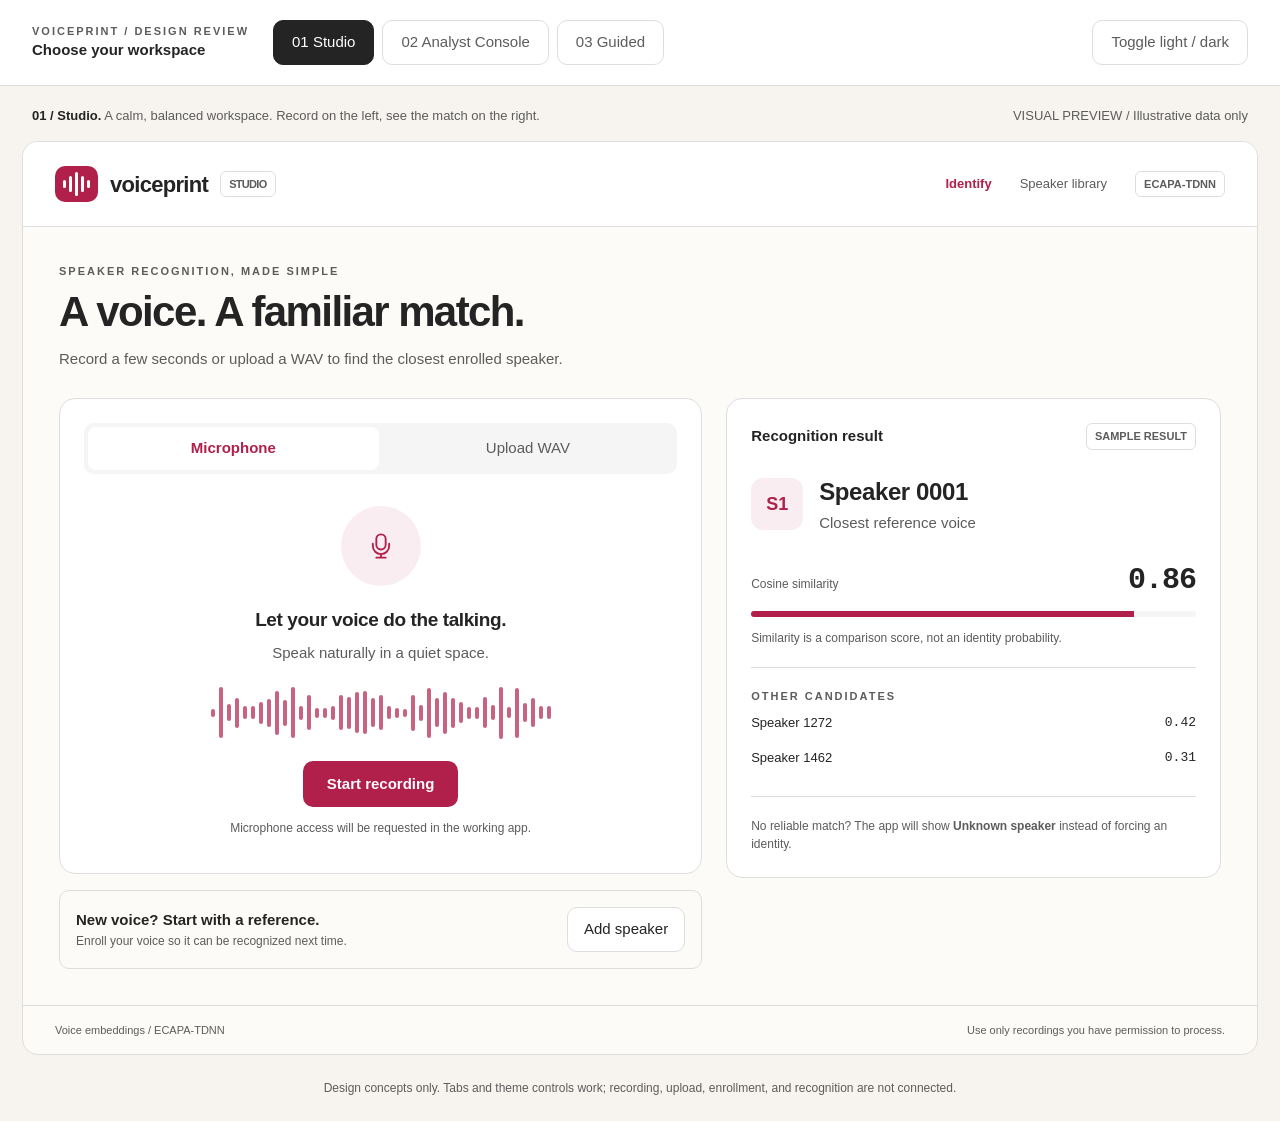
<file: webapp/design-preview.html>
<!doctype html>
<html lang="en">
<head>
  <meta charset="utf-8">
  <meta name="viewport" content="width=device-width, initial-scale=1">
  <title>Voiceprint - Design concepts</title>
  <script>
    (() => {
      const param = new URLSearchParams(window.location.search).get("scoutTheme");
      const theme =
        param || (window.matchMedia("(prefers-color-scheme: dark)").matches ? "dark" : "light");
      document.documentElement.setAttribute("data-theme", theme);
    })();
  </script>
  <style>
    :root {
      color-scheme: light;
      --cp-bg: #f7f4ef;
      --cp-bg-elevated: #fcfbf8;
      --cp-surface: #ffffff;
      --cp-surface-soft: #f5f5f5;
      --cp-border: #dedede;
      --cp-border-strong: #919191;
      --cp-text: #242424;
      --cp-text-muted: #5c5c5c;
      --cp-text-soft: #6f6f6f;
      --cp-accent: #b11f4b;
      --cp-accent-hover: #9a1a41;
      --cp-accent-soft: rgba(177, 31, 75, 0.08);
      --cp-accent-fg: #ffffff;
      --cp-success: #16a34a;
      --cp-danger: #dc2626;
      --cp-warning: #f59e0b;
      --cp-link: #0078d4;
      --cp-shadow: 0 18px 48px rgba(0, 0, 0, 0.12);
      --cp-overlay: rgba(255, 255, 255, 0.8);
      --cp-panel: rgba(255, 255, 255, 0.86);
      --cp-panel-strong: rgba(255, 255, 255, 0.96);
      --cp-sheen: rgba(255, 255, 255, 0.55);
      --cp-highlight: rgba(177, 31, 75, 0.12);
    }
    html[data-theme="dark"] {
      color-scheme: dark;
      --cp-bg: #3d3b3a;
      --cp-bg-elevated: #343231;
      --cp-surface: #292929;
      --cp-surface-soft: #2e2e2e;
      --cp-border: #474747;
      --cp-border-strong: #5f5f5f;
      --cp-text: #dedede;
      --cp-text-muted: #919191;
      --cp-text-soft: #b0b0b0;
      --cp-accent: #fd8ea1;
      --cp-accent-hover: #fb7b91;
      --cp-accent-soft: rgba(253, 142, 161, 0.14);
      --cp-accent-fg: #1a1a1a;
      --cp-success: #4ade80;
      --cp-danger: #f87171;
      --cp-warning: #fbbf24;
      --cp-link: #4da6ff;
      --cp-shadow: 0 18px 48px rgba(0, 0, 0, 0.32);
      --cp-overlay: rgba(41, 41, 41, 0.88);
      --cp-panel: rgba(41, 41, 41, 0.72);
      --cp-panel-strong: rgba(41, 41, 41, 0.96);
      --cp-sheen: rgba(255, 255, 255, 0.04);
      --cp-highlight: rgba(253, 142, 161, 0.12);
    }
    * { box-sizing: border-box; }
    body { margin: 0; background: var(--cp-bg); color: var(--cp-text); font: 15px/1.5 "Segoe UI", Aptos, Calibri, -apple-system, BlinkMacSystemFont, sans-serif; }
    button { font: inherit; cursor: pointer; }
    button:focus-visible, a:focus-visible { outline: 3px solid var(--cp-accent); outline-offset: 4px; }
    button:disabled { cursor: default; }
    .design-bar { padding: 20px 32px; background: var(--cp-surface); border-bottom: 1px solid var(--cp-border); display: flex; align-items: center; gap: 24px; flex-wrap: wrap; }
    .eyebrow { font-size: 11px; text-transform: uppercase; letter-spacing: 2px; font-weight: 700; color: var(--cp-text-muted); }
    .design-tabs { display: flex; gap: 8px; flex-wrap: wrap; }
    .design-tabs button, .theme-button { border: 1px solid var(--cp-border); border-radius: 10px; background: var(--cp-surface); color: var(--cp-text-muted); padding: 10px 18px; }
    .design-tabs button[aria-pressed="true"] { background: var(--cp-text); border-color: var(--cp-text); color: var(--cp-surface); }
    .theme-button { margin-left: auto; }
    .concept-note { max-width: 1300px; padding: 20px 32px 16px; margin: auto; display: flex; justify-content: space-between; gap: 24px; color: var(--cp-text-muted); font-size: 13px; }
    .concept-note strong { color: var(--cp-text); }
    .mockup { max-width: 1236px; margin: 0 auto 24px; border: 1px solid var(--cp-border); border-radius: 16px; overflow: hidden; background: var(--cp-bg-elevated); }
    .app-header { display: flex; justify-content: space-between; gap: 24px; align-items: center; padding: 24px 32px; border-bottom: 1px solid var(--cp-border); background: var(--cp-surface); }
    .brand { display: flex; align-items: center; gap: 12px; font-weight: 700; font-size: 22px; letter-spacing: -0.7px; }
    .logo { display: flex; gap: 3px; align-items: center; height: 36px; padding: 8px; border-radius: 10px; background: var(--cp-accent); color: var(--cp-accent-fg); }
    .logo i { display: block; width: 3px; background: currentColor; border-radius: 4px; }
    .logo i:nth-child(1), .logo i:nth-child(5) { height: 8px; }
    .logo i:nth-child(2), .logo i:nth-child(4) { height: 16px; }
    .logo i:nth-child(3) { height: 24px; }
    .nav { display: flex; gap: 28px; align-items: center; font-size: 13px; color: var(--cp-text-muted); }
    .nav .active { font-weight: 600; color: var(--cp-accent); }
    .badge { font-size: 11px; font-weight: 600; border: 1px solid var(--cp-border); border-radius: 6px; padding: 4px 8px; color: var(--cp-text-muted); white-space: nowrap; }
    .content { padding: 36px; }
    h1 { font-size: clamp(28px, 3.5vw, 42px); letter-spacing: -1.6px; line-height: 1.15; margin: 8px 0 12px; font-weight: 650; }
    h2 { font-size: 19px; letter-spacing: -0.4px; margin: 0 0 8px; }
    h3 { margin: 0; font-size: 15px; }
    p { margin: 0; color: var(--cp-text-muted); }
    .intro { margin-bottom: 28px; }
    .columns { display: grid; grid-template-columns: 1.3fr 1fr; gap: 24px; align-items: start; }
    .card { background: var(--cp-surface); border: 1px solid var(--cp-border); border-radius: 16px; padding: 24px; }
    .switch { display: grid; grid-template-columns: 1fr 1fr; gap: 4px; padding: 4px; background: var(--cp-surface-soft); border-radius: 10px; }
    .switch button { border: 0; padding: 10px; border-radius: 8px; color: var(--cp-text-muted); background: var(--cp-surface-soft); }
    .switch button[aria-pressed="true"] { background: var(--cp-surface); color: var(--cp-accent); font-weight: 600; }
    .capture { text-align: center; padding: 32px 8px 12px; }
    .mic { display: grid; place-items: center; margin: 0 auto 20px; width: 80px; height: 80px; border-radius: 50%; background: var(--cp-accent-soft); color: var(--cp-accent); }
    svg { width: 28px; height: 28px; fill: none; stroke: currentColor; stroke-width: 1.6; stroke-linecap: round; stroke-linejoin: round; }
    .wave { display: flex; align-items: center; justify-content: center; gap: 4px; height: 64px; margin: 16px 0; overflow: hidden; }
    .wave i { width: 4px; flex-shrink: 0; border-radius: 4px; background: var(--cp-accent); opacity: .7; }
    .primary { background: var(--cp-accent); color: var(--cp-accent-fg); border: 0; border-radius: 10px; padding: 12px 24px; font-weight: 600; }
    .secondary { border: 1px solid var(--cp-border); background: var(--cp-surface); color: var(--cp-text); border-radius: 10px; padding: 10px 16px; }
    .small { font-size: 12px; color: var(--cp-text-muted); }
    .capture .small { margin-top: 12px; }
    .result-head { display: flex; justify-content: space-between; gap: 12px; align-items: center; margin-bottom: 24px; }
    .avatar { width: 52px; height: 52px; background: var(--cp-accent-soft); color: var(--cp-accent); border-radius: 12px; display: grid; place-items: center; font-size: 18px; font-weight: 600; }
    .person { display: flex; align-items: center; gap: 16px; margin-bottom: 24px; }
    .person h2 { margin-bottom: 2px; font-size: 24px; }
    .score { display: flex; justify-content: space-between; align-items: baseline; margin-bottom: 8px; }
    .score strong { font-size: 30px; font-weight: 600; letter-spacing: -1px; }
    .track { height: 6px; background: var(--cp-surface-soft); border-radius: 4px; overflow: hidden; }
    .track span { display: block; height: 100%; width: var(--score); background: var(--cp-accent); }
    .divider { border-top: 1px solid var(--cp-border); margin: 20px 0; }
    .row { display: flex; justify-content: space-between; gap: 16px; padding: 8px 0; font-size: 13px; }
    .mono { font-family: Consolas, "Courier New", Courier, monospace; }
    .callout { margin-top: 16px; padding: 16px; border: 1px solid var(--cp-border); border-radius: 10px; display: flex; gap: 16px; justify-content: space-between; align-items: center; }
    .app-footer { padding: 16px 32px; display: flex; gap: 16px; justify-content: space-between; border-top: 1px solid var(--cp-border); font-size: 11px; color: var(--cp-text-muted); }
    .upload { margin: 24px 0 16px; padding: 36px 16px; text-align: center; border: 1px dashed var(--cp-border-strong); border-radius: 12px; background: var(--cp-bg-elevated); }
    .upload svg { color: var(--cp-accent); margin-bottom: 12px; }
    .upload p { margin: 8px 0 20px; }
    [hidden] { display: none !important; }
    .console-layout { display: grid; grid-template-columns: 180px 1fr; }
    .sidebar { padding: 28px 16px; border-right: 1px solid var(--cp-border); background: var(--cp-surface); }
    .sidebar .eyebrow { margin: 0 12px 20px; }
    .sidebar-item { padding: 12px; border-radius: 8px; font-size: 13px; margin: 4px 0; color: var(--cp-text-muted); }
    .sidebar-item.active { background: var(--cp-accent-soft); color: var(--cp-accent); font-weight: 600; }
    .console-main { padding: 28px; min-width: 0; }
    .console-main h1 { font-size: 30px; letter-spacing: -1px; }
    .metrics { display: grid; grid-template-columns: repeat(3, 1fr); gap: 12px; margin: 24px 0; }
    .metric { padding: 16px; }
    .metric strong { display: block; font-size: 22px; margin-top: 4px; }
    .console-main .columns { grid-template-columns: 1fr 1fr; gap: 16px; }
    .console-main .capture { padding-top: 20px; }
    .console-main .wave { height: 48px; margin: 12px 0; }
    table { width: 100%; border-collapse: collapse; font-size: 12px; text-align: left; }
    th { font-weight: 500; color: var(--cp-text-muted); padding: 12px 8px; border-bottom: 1px solid var(--cp-border); }
    td { padding: 14px 8px; border-bottom: 1px solid var(--cp-border); }
    tr.top { background: var(--cp-accent-soft); }
    .steps { display: flex; justify-content: center; gap: 40px; padding: 24px; border-bottom: 1px solid var(--cp-border); }
    .step { display: flex; align-items: center; gap: 10px; color: var(--cp-text-muted); font-size: 13px; }
    .step span { border: 1px solid var(--cp-border); border-radius: 50%; width: 28px; height: 28px; display: grid; place-items: center; }
    .step.active { color: var(--cp-accent); font-weight: 600; }
    .step.active span { border-color: var(--cp-accent); background: var(--cp-accent-soft); }
    .guided { max-width: 760px; padding: 32px; margin: auto; text-align: center; }
    .guided .intro { margin-bottom: 24px; }
    .guided h1 { font-size: 36px; }
    .guided .card { text-align: left; }
    .guided .capture { padding-top: 24px; }
    .guided .mic { margin-bottom: 12px; width: 64px; height: 64px; }
    .guided-result { display: flex; justify-content: space-between; align-items: center; gap: 16px; margin-top: 16px; background: var(--cp-accent-soft); border-radius: 10px; padding: 16px; text-align: left; }
    .guided-result strong { display: block; }
    .design-footer { text-align: center; font-size: 12px; padding: 0 24px 24px; color: var(--cp-text-muted); }
    @media (max-width: 850px) {
      .mockup { margin: 0 16px 24px; }
      .columns, .console-main .columns { grid-template-columns: 1fr; }
      .console-layout { grid-template-columns: 1fr; }
      .sidebar { display: none; }
      .nav { gap: 12px; }
      .nav .badge { display: none; }
      .content, .console-main, .guided { padding: 24px; }
      .concept-note { flex-direction: column; gap: 4px; }
    }
    @media (max-width: 520px) {
      .design-bar, .app-header { padding: 16px; gap: 16px; }
      .theme-button { margin-left: 0; }
      .app-header .nav { display: none; }
      .steps { gap: 16px; padding: 16px 8px; }
      .step { font-size: 11px; gap: 6px; }
      .metrics { grid-template-columns: 1fr; }
      .callout, .app-footer { align-items: start; flex-direction: column; }
      .content, .console-main, .guided { padding: 20px 16px; }
      .card { padding: 16px; }
      .design-tabs button { padding: 10px 12px; }
    }
  </style>
</head>
<body>
  <header class="design-bar">
    <div><div class="eyebrow">Voiceprint / Design review</div><strong>Choose your workspace</strong></div>
    <nav class="design-tabs" aria-label="Design concept">
      <button type="button" data-concept="studio" aria-pressed="true">01 Studio</button>
      <button type="button" data-concept="console" aria-pressed="false">02 Analyst Console</button>
      <button type="button" data-concept="guided" aria-pressed="false">03 Guided</button>
    </nav>
    <button type="button" class="theme-button" id="theme">Toggle light / dark</button>
  </header>
  <div class="concept-note"><span id="description"><strong>01 / Studio.</strong> A calm, balanced workspace. Record on the left, see the match on the right.</span><span>VISUAL PREVIEW / Illustrative data only</span></div>
  <main>
    <section class="mockup" id="studio" aria-label="Studio concept">
      <header class="app-header"><div class="brand"><span class="logo" aria-hidden="true"><i></i><i></i><i></i><i></i><i></i></span>voiceprint<span class="badge">STUDIO</span></div><div class="nav"><span class="active">Identify</span><span>Speaker library</span><span class="badge">ECAPA-TDNN</span></div></header>
      <div class="content">
        <div class="intro"><div class="eyebrow">Speaker recognition, made simple</div><h1>A voice. A familiar match.</h1><p>Record a few seconds or upload a WAV to find the closest enrolled speaker.</p></div>
        <div class="columns">
          <div>
            <div class="card">
              <div class="switch" aria-label="Studio audio source"><button type="button" data-source="mic" aria-pressed="true">Microphone</button><button type="button" data-source="wav" aria-pressed="false">Upload WAV</button></div>
              <div class="mic-pane capture"><div class="mic" data-icon="mic"></div><h2>Let your voice do the talking.</h2><p>Speak naturally in a quiet space.</p><div class="wave" aria-hidden="true"></div><button type="button" class="primary" disabled>Start recording</button><p class="small">Microphone access will be requested in the working app.</p></div>
              <div class="wav-pane" hidden><div class="upload"><span data-icon="upload"></span><h2>Drop your WAV file here</h2><p>Compare one speaker at a time.</p><button type="button" class="primary" disabled>Browse files</button></div><p class="small">The working app will validate and normalize the audio.</p></div>
            </div>
            <div class="callout"><div><h3>New voice? Start with a reference.</h3><p class="small">Enroll your voice so it can be recognized next time.</p></div><button type="button" class="secondary" disabled>Add speaker</button></div>
          </div>
          <div class="card">
            <div class="result-head"><h3>Recognition result</h3><span class="badge">SAMPLE RESULT</span></div>
            <div class="person"><div class="avatar">S1</div><div><h2>Speaker 0001</h2><p>Closest reference voice</p></div></div>
            <div class="score"><span class="small">Cosine similarity</span><strong class="mono">0.86</strong></div><div class="track"><span style="--score:86%"></span></div>
            <p class="small" style="margin-top:12px">Similarity is a comparison score, not an identity probability.</p>
            <div class="divider"></div><div class="eyebrow">Other candidates</div><div class="row"><span>Speaker 1272</span><span class="mono">0.42</span></div><div class="row"><span>Speaker 1462</span><span class="mono">0.31</span></div>
            <div class="divider"></div><p class="small">No reliable match? The app will show <strong>Unknown speaker</strong> instead of forcing an identity.</p>
          </div>
        </div>
      </div>
      <footer class="app-footer"><span>Voice embeddings / ECAPA-TDNN</span><span>Use only recordings you have permission to process.</span></footer>
    </section>
    <section class="mockup" id="console" aria-label="Analyst Console concept" hidden>
      <header class="app-header"><div class="brand"><span class="logo" aria-hidden="true"><i></i><i></i><i></i><i></i><i></i></span>voiceprint<span class="badge">CONSOLE</span></div><span class="badge">EXPERIMENT WORKSPACE</span></header>
      <div class="console-layout">
        <aside class="sidebar"><div class="eyebrow">Workspace</div><div class="sidebar-item active">Speaker identification</div><div class="sidebar-item">Speaker library</div><div class="divider"></div><div class="sidebar-item small">Model<br><strong>ECAPA-TDNN</strong><br>SpeechBrain</div></aside>
        <div class="console-main">
          <div class="eyebrow">Analyze / Compare / Identify</div><h1>Speaker identification</h1><p>From an audio sample to a ranked set of reference voices.</p>
          <div class="metrics"><div class="card metric"><span class="small">Reference audio in ZIP</span><strong>82 WAVs</strong></div><div class="card metric"><span class="small">Model input</span><strong>16 kHz</strong></div><div class="card metric"><span class="small">Similarity metric</span><strong>Cosine</strong></div></div>
          <div class="columns">
            <div class="card"><div class="result-head"><h3>01 / Audio input</h3><span class="badge">PREVIEW</span></div><div class="switch" aria-label="Console audio source"><button type="button" data-source="mic" aria-pressed="true">Microphone</button><button type="button" data-source="wav" aria-pressed="false">Upload WAV</button></div><div class="mic-pane capture"><div class="wave" aria-hidden="true"></div><p class="mono small">READY TO CAPTURE</p><button type="button" class="primary" style="margin-top:20px" disabled>Record sample</button><p class="small">One speaker. A few seconds of clear speech.</p></div><div class="wav-pane" hidden><div class="upload"><span data-icon="upload"></span><h3>Select an audio sample</h3><p class="small">WAV input / Single speaker</p><button type="button" class="primary" disabled>Browse files</button></div></div><div class="divider"></div><div class="row"><span class="small">Processing pipeline</span><span class="mono small">Audio &gt; Embedding</span></div></div>
            <div class="card"><div class="result-head"><h3>02 / Nearest speakers</h3><span class="badge">SAMPLE</span></div><table><thead><tr><th>Rank</th><th>Speaker</th><th>Similarity</th></tr></thead><tbody><tr class="top"><td>01</td><td>Speaker 0001</td><td class="mono">0.860</td></tr><tr><td>02</td><td>Speaker 1272</td><td class="mono">0.420</td></tr><tr><td>03</td><td>Speaker 1462</td><td class="mono">0.310</td></tr></tbody></table><div class="row" style="margin-top:12px"><span>Top candidate gap</span><strong class="mono">0.440</strong></div><p class="small">Illustrative scores, not a live analysis. Rejection thresholds require calibration.</p></div>
          </div>
          <div class="callout"><span class="small"><strong>Reference library</strong> / Add a named voice before identifying yourself.</span><button type="button" class="secondary" disabled>Enroll speaker</button></div>
        </div>
      </div>
      <footer class="app-footer"><span>Inspection-first layout / Ranked matches and model context</span><span>Not a biometric authentication system.</span></footer>
    </section>
    <section class="mockup" id="guided" aria-label="Guided concept" hidden>
      <header class="app-header"><div class="brand"><span class="logo" aria-hidden="true"><i></i><i></i><i></i><i></i><i></i></span>voiceprint</div><span class="badge">GUIDED EXPERIENCE</span></header>
      <div class="steps"><div class="step active"><span>1</span>Add audio</div><div class="step"><span>2</span>Compare voices</div><div class="step"><span>3</span>See your match</div></div>
      <div class="guided">
        <div class="intro"><div class="eyebrow">Start with a sound</div><h1>Who's speaking?</h1><p>A few seconds of speech is a good place to start.</p></div>
        <div class="card"><div class="switch" aria-label="Guided audio source"><button type="button" data-source="mic" aria-pressed="true">I'll use my microphone</button><button type="button" data-source="wav" aria-pressed="false">I have a WAV file</button></div><div class="mic-pane capture"><div class="mic" data-icon="mic"></div><h2>Ready when you are.</h2><p>Try: "This is a short sample of my natural voice."</p><div class="wave" aria-hidden="true"></div><button type="button" class="primary" disabled>Start recording</button><p class="small">You'll be able to review your recording before analysis.</p></div><div class="wav-pane" hidden><div class="upload"><span data-icon="upload"></span><h2>Bring your own recording.</h2><p>Choose a WAV with one person speaking clearly.</p><button type="button" class="primary" disabled>Choose a WAV file</button></div></div></div>
        <div class="guided-result"><div><span class="eyebrow">Example of the final step</span><strong>Closest voice: Speaker 0001</strong><span class="small">Cosine similarity 0.86 / Illustrative result</span></div><span class="badge">SAMPLE</span></div>
        <p class="small" style="margin-top:20px">First visit? Enroll a reference voice before trying to recognize yourself.<br>Unrecognized voices will be shown as unknown.</p>
      </div>
      <footer class="app-footer"><span>One task at a time. No technical expertise needed.</span><span>Only process audio with permission.</span></footer>
    </section>
  </main>
  <footer class="design-footer">Design concepts only. Tabs and theme controls work; recording, upload, enrollment, and recognition are not connected.</footer>
  <script>
    const descriptions = {
      studio: "<strong>01 / Studio.</strong> A calm, balanced workspace. Record on the left, see the match on the right.",
      console: "<strong>02 / Analyst Console.</strong> A technical workspace for comparing candidates and inspecting scores.",
      guided: "<strong>03 / Guided.</strong> A friendly, focused flow with one clear step at a time."
    };
    document.querySelectorAll("[data-concept]").forEach(button => {
      button.addEventListener("click", () => {
        document.querySelectorAll("[data-concept]").forEach(tab => {
          const selected = tab === button;
          tab.setAttribute("aria-pressed", String(selected));
          document.getElementById(tab.dataset.concept).hidden = !selected;
        });
        document.getElementById("description").innerHTML = descriptions[button.dataset.concept];
      });
    });
    document.querySelectorAll("[data-source]").forEach(button => {
      button.addEventListener("click", () => {
        const card = button.closest(".card");
        card.querySelectorAll("[data-source]").forEach(tab => tab.setAttribute("aria-pressed", String(tab === button)));
        card.querySelector(".mic-pane").hidden = button.dataset.source !== "mic";
        card.querySelector(".wav-pane").hidden = button.dataset.source !== "wav";
      });
    });
    document.getElementById("theme").addEventListener("click", () => {
      document.documentElement.dataset.theme = document.documentElement.dataset.theme === "dark" ? "light" : "dark";
    });
    const icons = {
      mic: '<svg viewBox="0 0 24 24" aria-hidden="true"><rect x="8" y="2" width="8" height="13" rx="4"/><path d="M5 10v2a7 7 0 0 0 14 0v-2M12 19v3m-4 0h8"/></svg>',
      upload: '<svg viewBox="0 0 24 24" aria-hidden="true"><path d="M12 16V3m-5 5 5-5 5 5M4 15v5a1 1 0 0 0 1 1h14a1 1 0 0 0 1-1v-5"/></svg>'
    };
    document.querySelectorAll("[data-icon]").forEach(element => { element.innerHTML = icons[element.dataset.icon]; });
    document.querySelectorAll(".wave").forEach(wave => {
      for (let i = 0; i < 43; i++) {
        const bar = document.createElement("i");
        bar.style.height = `${8 + Math.abs(Math.sin(i * 1.7) * Math.cos(i * .34)) * 46}px`;
        wave.appendChild(bar);
      }
    });
  </script>
</body>
</html>
</file>
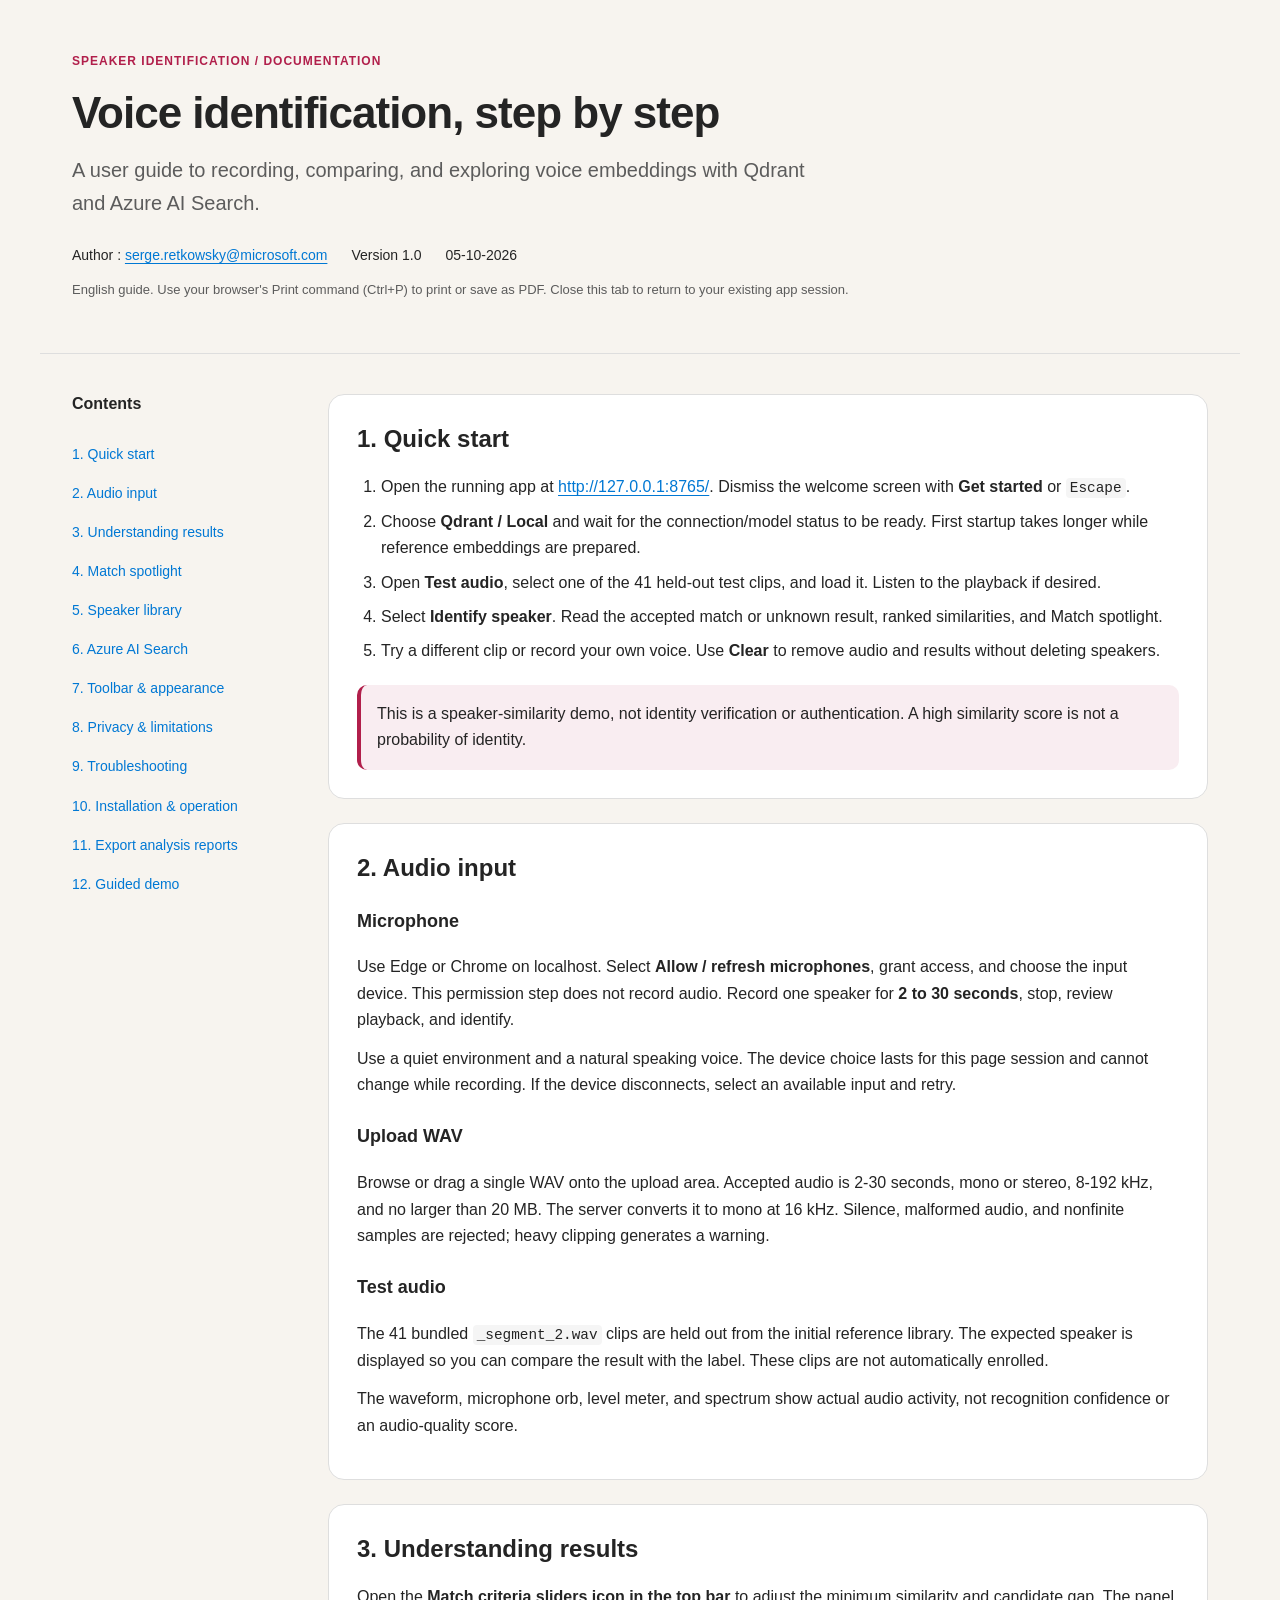
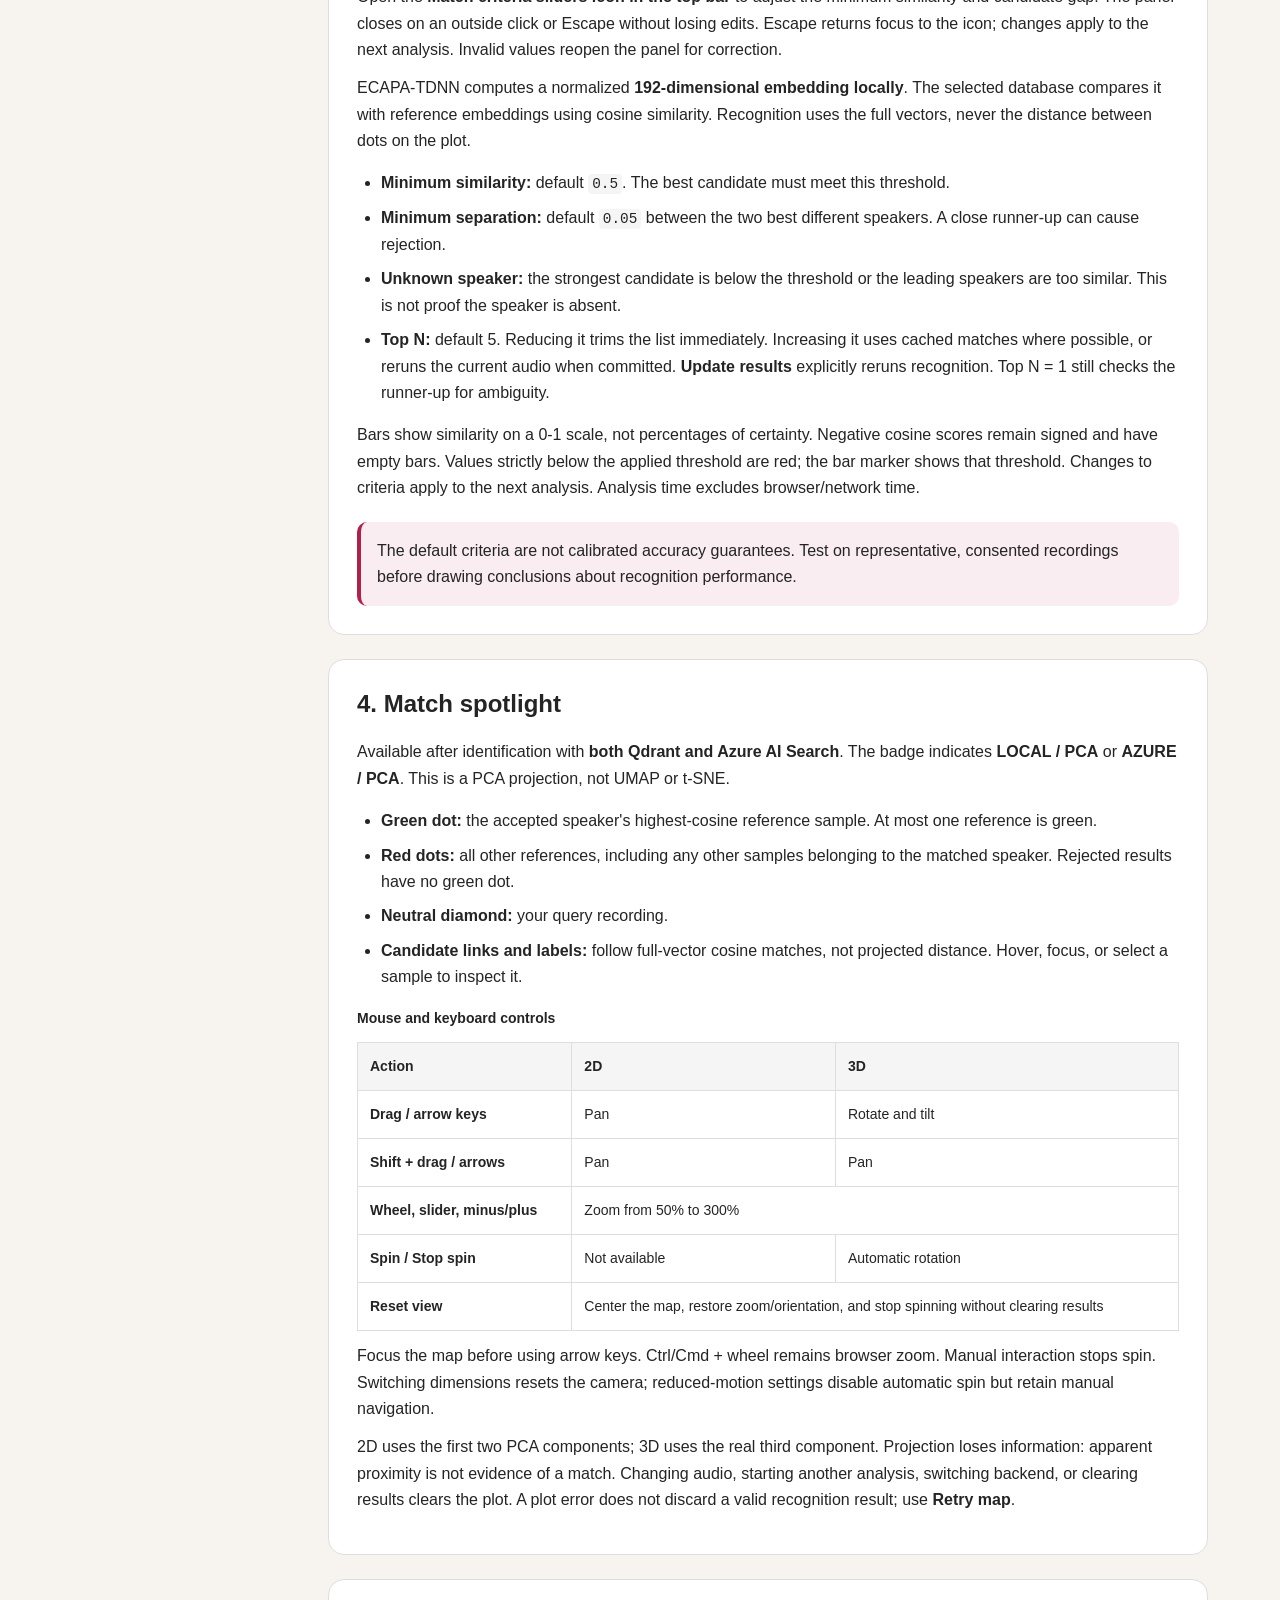
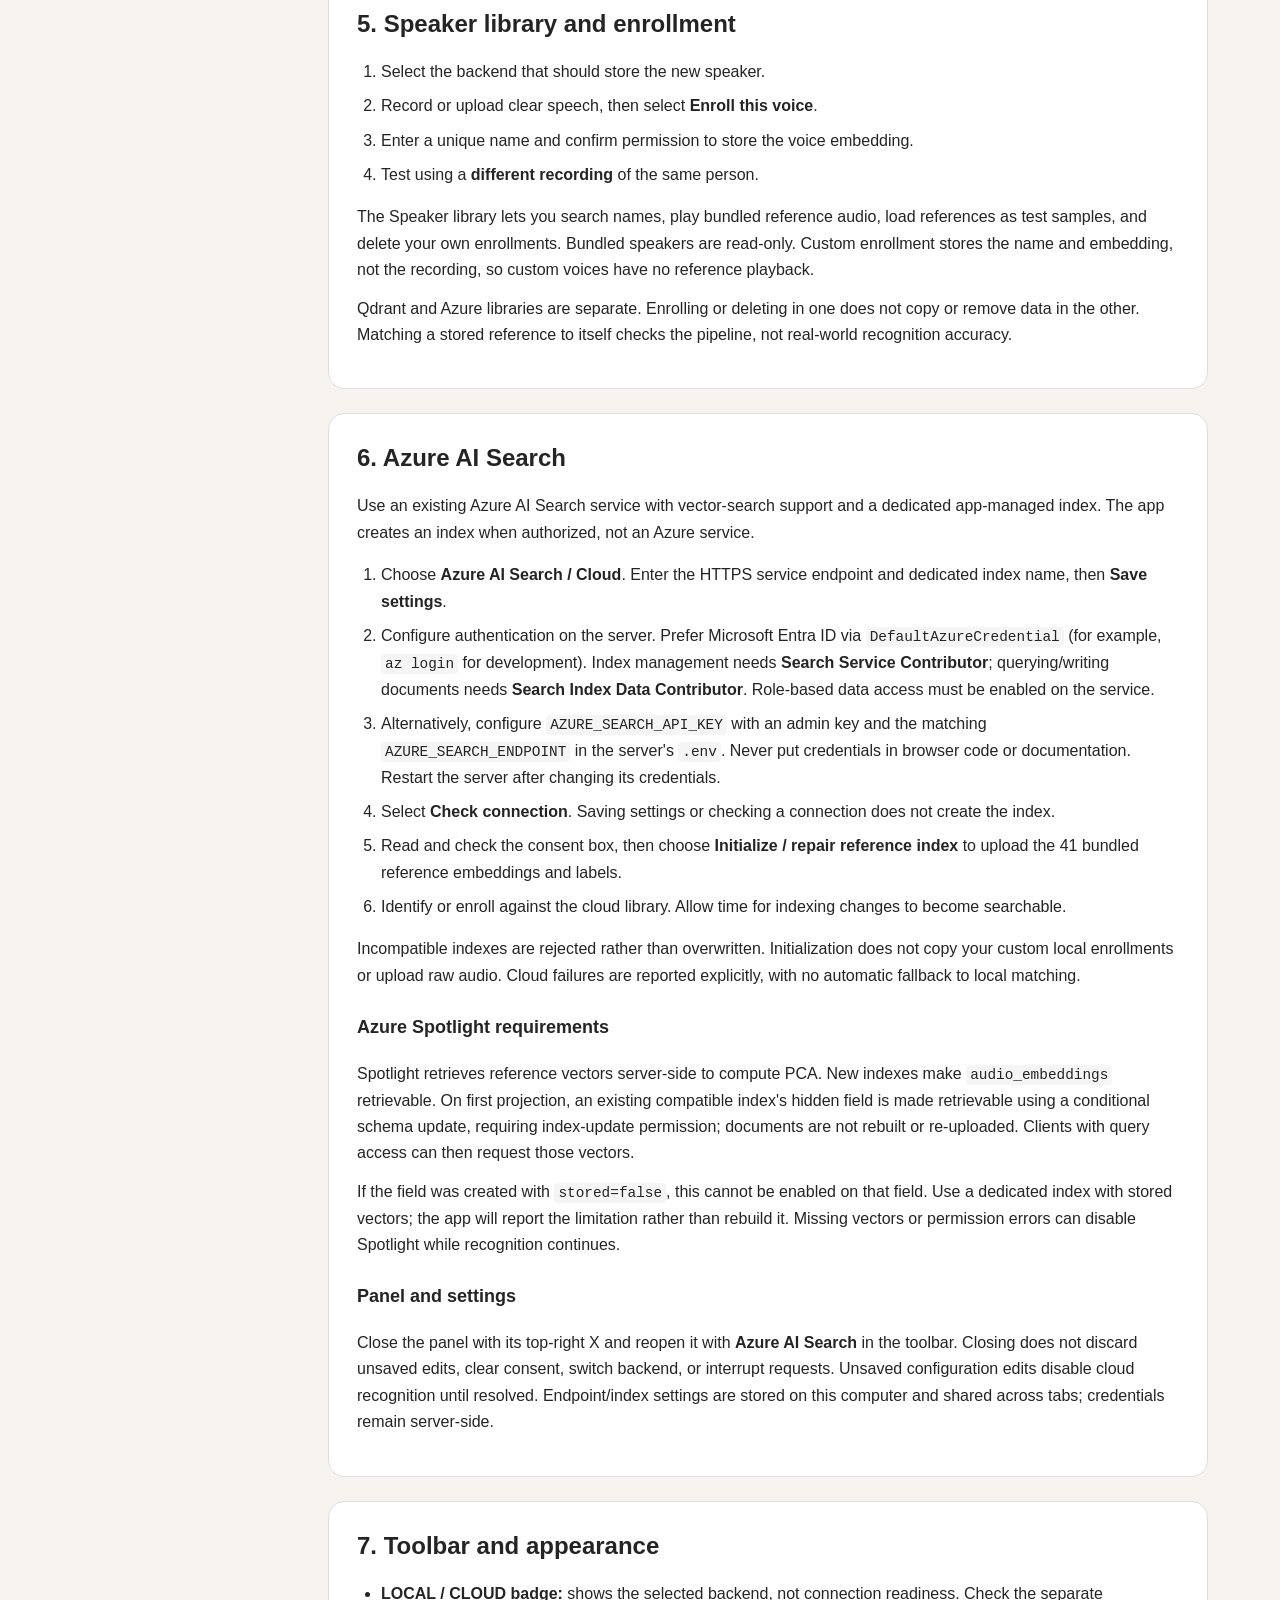
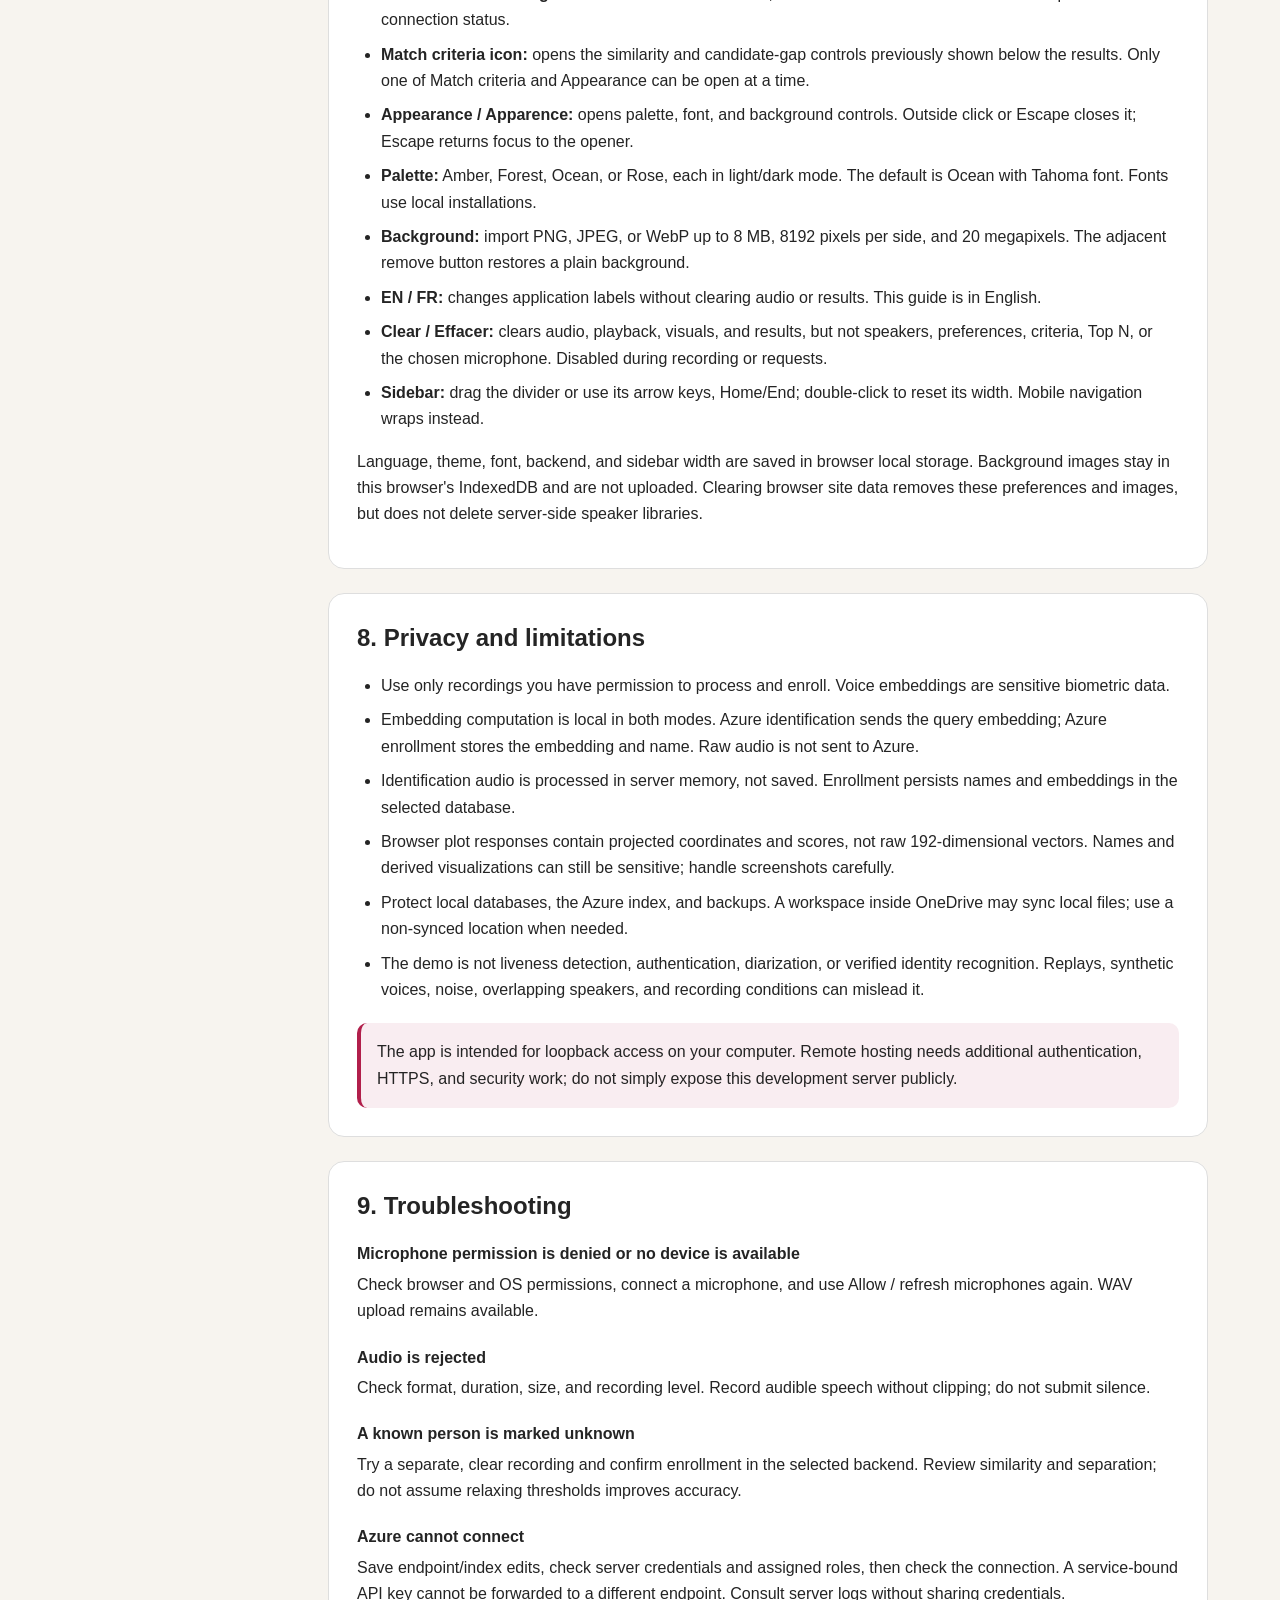
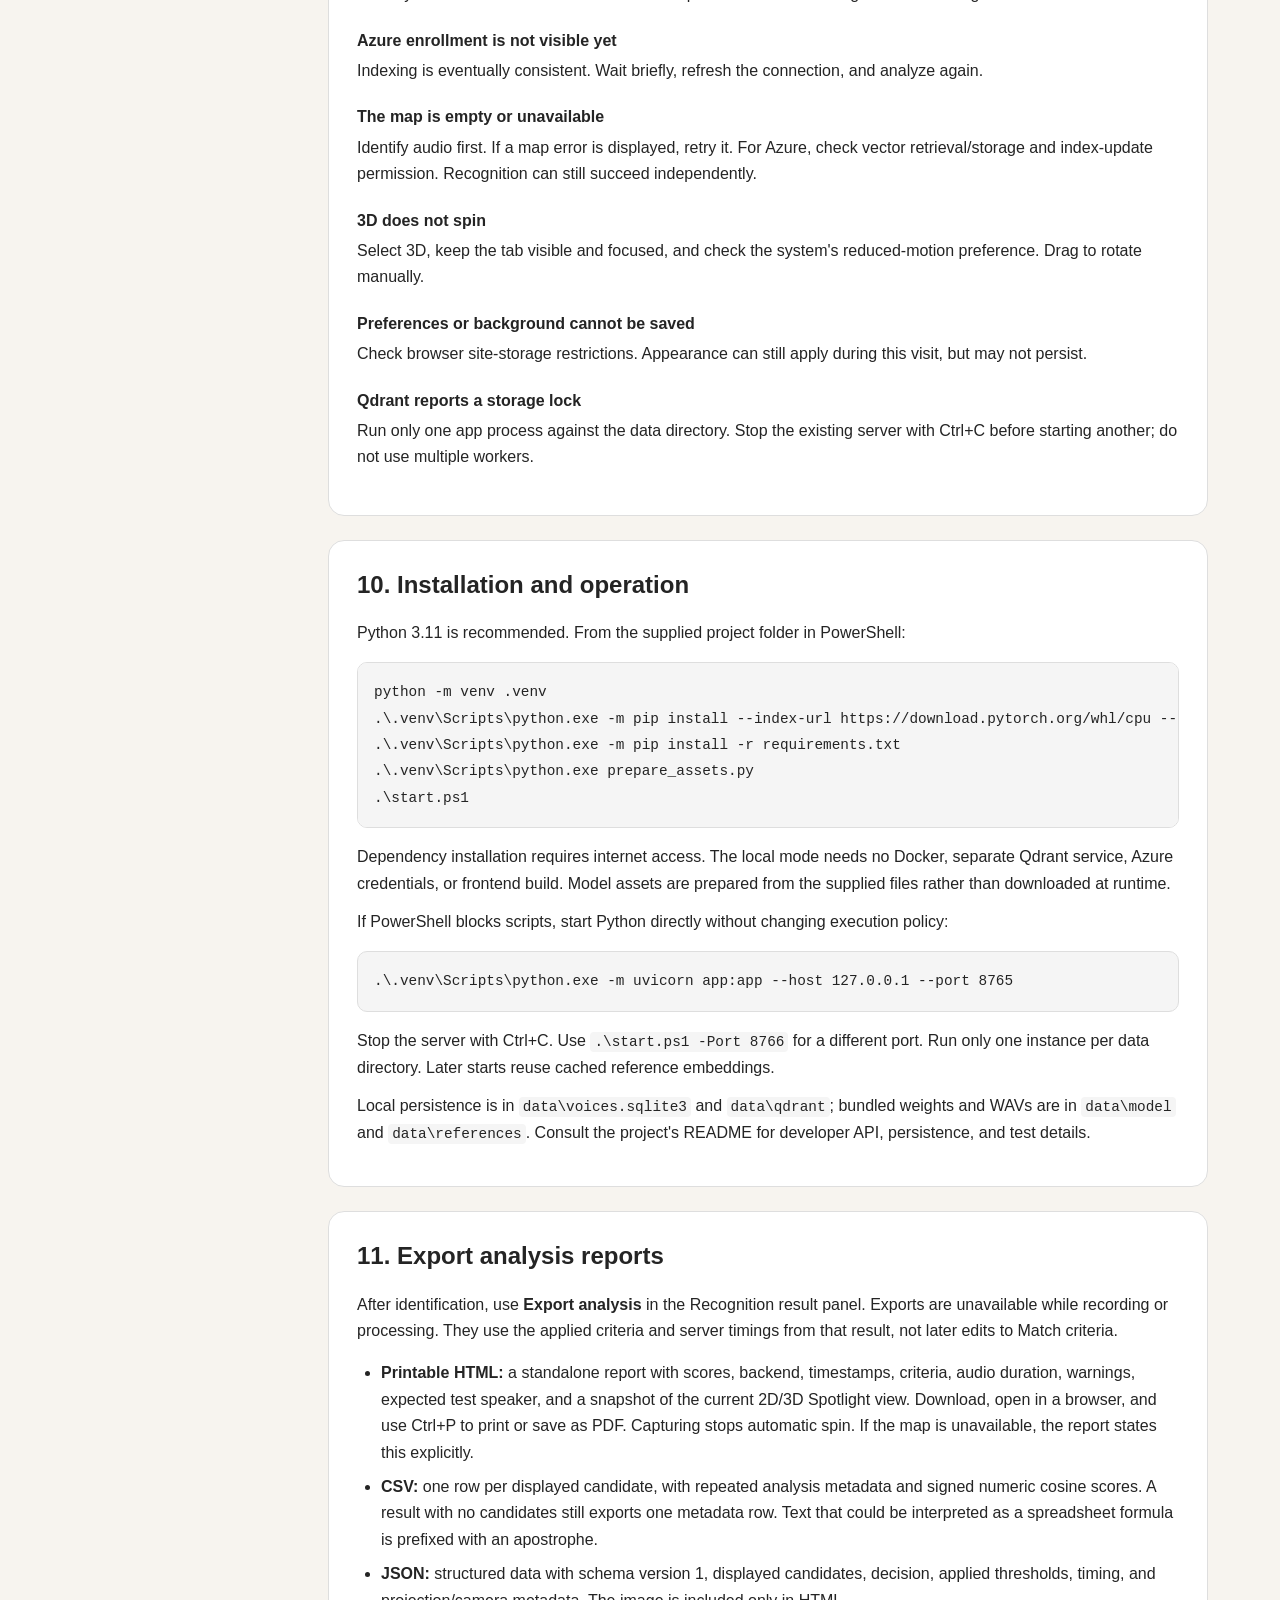
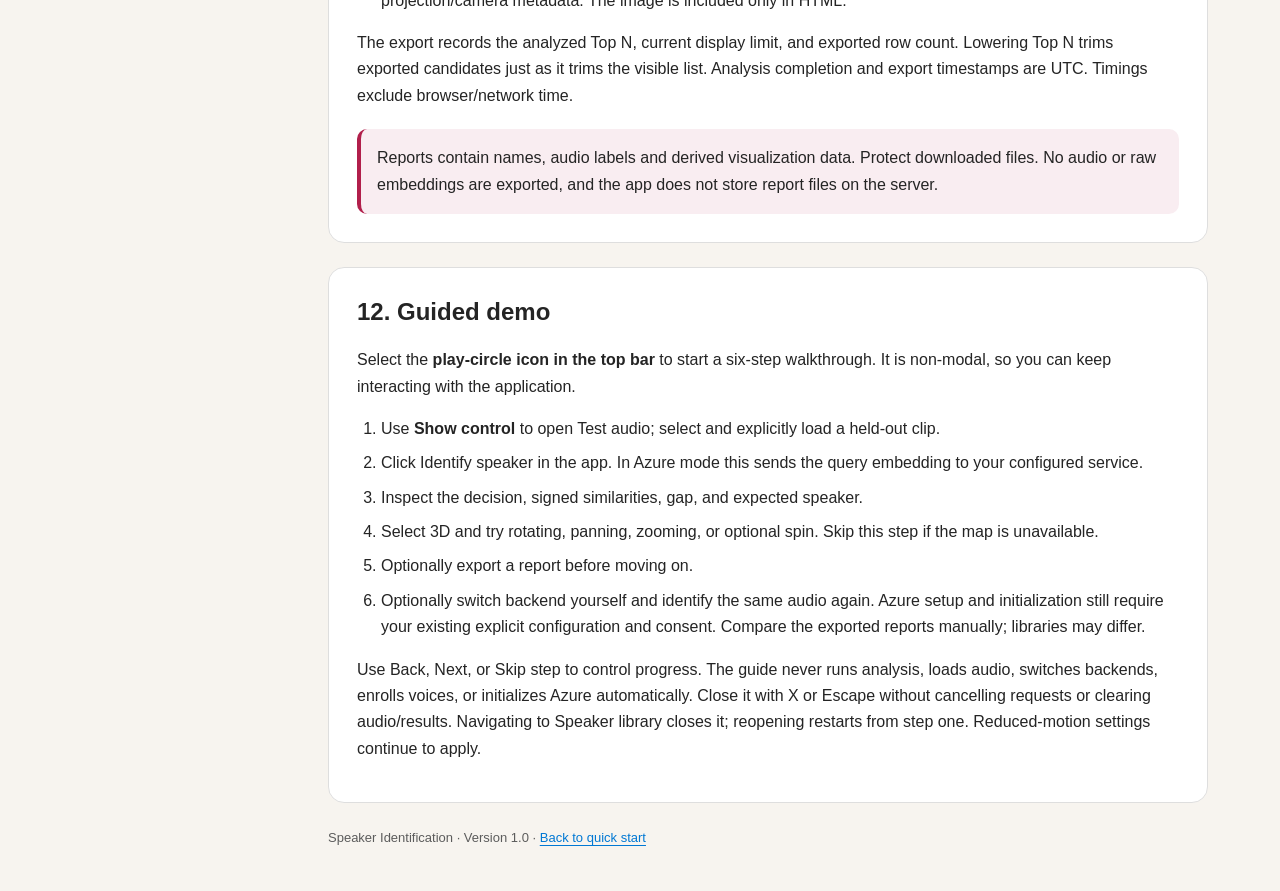
<file: webapp/static/documentation.html>
<!doctype html>
<html lang="en">
<head>
  <meta charset="utf-8">
  <meta name="viewport" content="width=device-width, initial-scale=1">
  <meta name="description" content="User guide for Speaker Identification with Qdrant, Azure AI Search, and interactive voice embedding visualization.">
  <title>Speaker Identification | User guide</title>
  <script src="theme.js"></script>
  <link rel="stylesheet" href="documentation.css">
</head>
<body lang="en">
  <a class="skip-link" href="#guide">Skip to documentation</a>
  <header>
    <p class="eyebrow">SPEAKER IDENTIFICATION / DOCUMENTATION</p>
    <h1>Voice identification, step by step</h1>
    <p class="lead">A user guide to recording, comparing, and exploring voice embeddings with Qdrant and Azure AI Search.</p>
    <div class="metadata"><span>Author : <a href="mailto:serge.retkowsky@microsoft.com">serge.retkowsky@microsoft.com</a></span><span>Version 1.0</span><time datetime="2026-10-05">05-10-2026</time></div>
    <p class="print-hint">English guide. Use your browser's Print command (Ctrl+P) to print or save as PDF. Close this tab to return to your existing app session.</p>
  </header>
  <div class="layout">
    <nav aria-label="Guide contents">
      <h2>Contents</h2>
      <a href="#quick-start">1. Quick start</a>
      <a href="#audio">2. Audio input</a>
      <a href="#results">3. Understanding results</a>
      <a href="#spotlight">4. Match spotlight</a>
      <a href="#library">5. Speaker library</a>
      <a href="#azure">6. Azure AI Search</a>
      <a href="#appearance">7. Toolbar &amp; appearance</a>
      <a href="#privacy">8. Privacy &amp; limitations</a>
      <a href="#troubleshooting">9. Troubleshooting</a>
      <a href="#setup">10. Installation &amp; operation</a>
      <a href="#reports">11. Export analysis reports</a>
      <a href="#guided-demo">12. Guided demo</a>
    </nav>
    <main id="guide">
      <section id="quick-start">
        <h2>1. Quick start</h2>
        <ol>
          <li>Open the running app at <a href="http://127.0.0.1:8765/" target="_blank" rel="noopener noreferrer">http://127.0.0.1:8765/</a>. Dismiss the welcome screen with <strong>Get started</strong> or <kbd>Escape</kbd>.</li>
          <li>Choose <strong>Qdrant / Local</strong> and wait for the connection/model status to be ready. First startup takes longer while reference embeddings are prepared.</li>
          <li>Open <strong>Test audio</strong>, select one of the 41 held-out test clips, and load it. Listen to the playback if desired.</li>
          <li>Select <strong>Identify speaker</strong>. Read the accepted match or unknown result, ranked similarities, and Match spotlight.</li>
          <li>Try a different clip or record your own voice. Use <strong>Clear</strong> to remove audio and results without deleting speakers.</li>
        </ol>
        <aside class="note">This is a speaker-similarity demo, not identity verification or authentication. A high similarity score is not a probability of identity.</aside>
      </section>
      <section id="audio">
        <h2>2. Audio input</h2>
        <h3>Microphone</h3>
        <p>Use Edge or Chrome on localhost. Select <strong>Allow / refresh microphones</strong>, grant access, and choose the input device. This permission step does not record audio. Record one speaker for <strong>2 to 30 seconds</strong>, stop, review playback, and identify.</p>
        <p>Use a quiet environment and a natural speaking voice. The device choice lasts for this page session and cannot change while recording. If the device disconnects, select an available input and retry.</p>
        <h3>Upload WAV</h3>
        <p>Browse or drag a single WAV onto the upload area. Accepted audio is 2-30 seconds, mono or stereo, 8-192 kHz, and no larger than 20 MB. The server converts it to mono at 16 kHz. Silence, malformed audio, and nonfinite samples are rejected; heavy clipping generates a warning.</p>
        <h3>Test audio</h3>
        <p>The 41 bundled <code>_segment_2.wav</code> clips are held out from the initial reference library. The expected speaker is displayed so you can compare the result with the label. These clips are not automatically enrolled.</p>
        <p>The waveform, microphone orb, level meter, and spectrum show actual audio activity, not recognition confidence or an audio-quality score.</p>
      </section>
      <section id="results">
        <h2>3. Understanding results</h2>
        <p>Open the <strong>Match criteria sliders icon in the top bar</strong> to adjust the minimum similarity and candidate gap. The panel closes on an outside click or Escape without losing edits. Escape returns focus to the icon; changes apply to the next analysis. Invalid values reopen the panel for correction.</p>
        <p>ECAPA-TDNN computes a normalized <strong>192-dimensional embedding locally</strong>. The selected database compares it with reference embeddings using cosine similarity. Recognition uses the full vectors, never the distance between dots on the plot.</p>
        <ul>
          <li><strong>Minimum similarity:</strong> default <code>0.5</code>. The best candidate must meet this threshold.</li>
          <li><strong>Minimum separation:</strong> default <code>0.05</code> between the two best different speakers. A close runner-up can cause rejection.</li>
          <li><strong>Unknown speaker:</strong> the strongest candidate is below the threshold or the leading speakers are too similar. This is not proof the speaker is absent.</li>
          <li><strong>Top N:</strong> default 5. Reducing it trims the list immediately. Increasing it uses cached matches where possible, or reruns the current audio when committed. <strong>Update results</strong> explicitly reruns recognition. Top N = 1 still checks the runner-up for ambiguity.</li>
        </ul>
        <p>Bars show similarity on a 0-1 scale, not percentages of certainty. Negative cosine scores remain signed and have empty bars. Values strictly below the applied threshold are red; the bar marker shows that threshold. Changes to criteria apply to the next analysis. Analysis time excludes browser/network time.</p>
        <aside class="note">The default criteria are not calibrated accuracy guarantees. Test on representative, consented recordings before drawing conclusions about recognition performance.</aside>
      </section>
      <section id="spotlight">
        <h2>4. Match spotlight</h2>
        <p>Available after identification with <strong>both Qdrant and Azure AI Search</strong>. The badge indicates <strong>LOCAL / PCA</strong> or <strong>AZURE / PCA</strong>. This is a PCA projection, not UMAP or t-SNE.</p>
        <ul>
          <li><strong>Green dot:</strong> the accepted speaker's highest-cosine reference sample. At most one reference is green.</li>
          <li><strong>Red dots:</strong> all other references, including any other samples belonging to the matched speaker. Rejected results have no green dot.</li>
          <li><strong>Neutral diamond:</strong> your query recording.</li>
          <li><strong>Candidate links and labels:</strong> follow full-vector cosine matches, not projected distance. Hover, focus, or select a sample to inspect it.</li>
        </ul>
        <div class="table-wrap"><table>
          <caption>Mouse and keyboard controls</caption>
          <thead><tr><th scope="col">Action</th><th scope="col">2D</th><th scope="col">3D</th></tr></thead>
          <tbody>
            <tr><th scope="row">Drag / arrow keys</th><td>Pan</td><td>Rotate and tilt</td></tr>
            <tr><th scope="row">Shift + drag / arrows</th><td>Pan</td><td>Pan</td></tr>
            <tr><th scope="row">Wheel, slider, minus/plus</th><td colspan="2">Zoom from 50% to 300%</td></tr>
            <tr><th scope="row">Spin / Stop spin</th><td>Not available</td><td>Automatic rotation</td></tr>
            <tr><th scope="row">Reset view</th><td colspan="2">Center the map, restore zoom/orientation, and stop spinning without clearing results</td></tr>
          </tbody>
        </table></div>
        <p>Focus the map before using arrow keys. Ctrl/Cmd + wheel remains browser zoom. Manual interaction stops spin. Switching dimensions resets the camera; reduced-motion settings disable automatic spin but retain manual navigation.</p>
        <p>2D uses the first two PCA components; 3D uses the real third component. Projection loses information: apparent proximity is not evidence of a match. Changing audio, starting another analysis, switching backend, or clearing results clears the plot. A plot error does not discard a valid recognition result; use <strong>Retry map</strong>.</p>
      </section>
      <section id="library">
        <h2>5. Speaker library and enrollment</h2>
        <ol>
          <li>Select the backend that should store the new speaker.</li>
          <li>Record or upload clear speech, then select <strong>Enroll this voice</strong>.</li>
          <li>Enter a unique name and confirm permission to store the voice embedding.</li>
          <li>Test using a <strong>different recording</strong> of the same person.</li>
        </ol>
        <p>The Speaker library lets you search names, play bundled reference audio, load references as test samples, and delete your own enrollments. Bundled speakers are read-only. Custom enrollment stores the name and embedding, not the recording, so custom voices have no reference playback.</p>
        <p>Qdrant and Azure libraries are separate. Enrolling or deleting in one does not copy or remove data in the other. Matching a stored reference to itself checks the pipeline, not real-world recognition accuracy.</p>
      </section>
      <section id="azure">
        <h2>6. Azure AI Search</h2>
        <p>Use an existing Azure AI Search service with vector-search support and a dedicated app-managed index. The app creates an index when authorized, not an Azure service.</p>
        <ol>
          <li>Choose <strong>Azure AI Search / Cloud</strong>. Enter the HTTPS service endpoint and dedicated index name, then <strong>Save settings</strong>.</li>
          <li>Configure authentication on the server. Prefer Microsoft Entra ID via <code>DefaultAzureCredential</code> (for example, <code>az login</code> for development). Index management needs <strong>Search Service Contributor</strong>; querying/writing documents needs <strong>Search Index Data Contributor</strong>. Role-based data access must be enabled on the service.</li>
          <li>Alternatively, configure <code>AZURE_SEARCH_API_KEY</code> with an admin key and the matching <code>AZURE_SEARCH_ENDPOINT</code> in the server's <code>.env</code>. Never put credentials in browser code or documentation. Restart the server after changing its credentials.</li>
          <li>Select <strong>Check connection</strong>. Saving settings or checking a connection does not create the index.</li>
          <li>Read and check the consent box, then choose <strong>Initialize / repair reference index</strong> to upload the 41 bundled reference embeddings and labels.</li>
          <li>Identify or enroll against the cloud library. Allow time for indexing changes to become searchable.</li>
        </ol>
        <p>Incompatible indexes are rejected rather than overwritten. Initialization does not copy your custom local enrollments or upload raw audio. Cloud failures are reported explicitly, with no automatic fallback to local matching.</p>
        <h3>Azure Spotlight requirements</h3>
        <p>Spotlight retrieves reference vectors server-side to compute PCA. New indexes make <code>audio_embeddings</code> retrievable. On first projection, an existing compatible index's hidden field is made retrievable using a conditional schema update, requiring index-update permission; documents are not rebuilt or re-uploaded. Clients with query access can then request those vectors.</p>
        <p>If the field was created with <code>stored=false</code>, this cannot be enabled on that field. Use a dedicated index with stored vectors; the app will report the limitation rather than rebuild it. Missing vectors or permission errors can disable Spotlight while recognition continues.</p>
        <h3>Panel and settings</h3>
        <p>Close the panel with its top-right X and reopen it with <strong>Azure AI Search</strong> in the toolbar. Closing does not discard unsaved edits, clear consent, switch backend, or interrupt requests. Unsaved configuration edits disable cloud recognition until resolved. Endpoint/index settings are stored on this computer and shared across tabs; credentials remain server-side.</p>
      </section>
      <section id="appearance">
        <h2>7. Toolbar and appearance</h2>
        <ul>
          <li><strong>LOCAL / CLOUD badge:</strong> shows the selected backend, not connection readiness. Check the separate connection status.</li>
          <li><strong>Match criteria icon:</strong> opens the similarity and candidate-gap controls previously shown below the results. Only one of Match criteria and Appearance can be open at a time.</li>
          <li><strong>Appearance / Apparence:</strong> opens palette, font, and background controls. Outside click or Escape closes it; Escape returns focus to the opener.</li>
          <li><strong>Palette:</strong> Amber, Forest, Ocean, or Rose, each in light/dark mode. The default is Ocean with Tahoma font. Fonts use local installations.</li>
          <li><strong>Background:</strong> import PNG, JPEG, or WebP up to 8 MB, 8192 pixels per side, and 20 megapixels. The adjacent remove button restores a plain background.</li>
          <li><strong>EN / FR:</strong> changes application labels without clearing audio or results. This guide is in English.</li>
          <li><strong>Clear / Effacer:</strong> clears audio, playback, visuals, and results, but not speakers, preferences, criteria, Top N, or the chosen microphone. Disabled during recording or requests.</li>
          <li><strong>Sidebar:</strong> drag the divider or use its arrow keys, Home/End; double-click to reset its width. Mobile navigation wraps instead.</li>
        </ul>
        <p>Language, theme, font, backend, and sidebar width are saved in browser local storage. Background images stay in this browser's IndexedDB and are not uploaded. Clearing browser site data removes these preferences and images, but does not delete server-side speaker libraries.</p>
      </section>
      <section id="privacy">
        <h2>8. Privacy and limitations</h2>
        <ul>
          <li>Use only recordings you have permission to process and enroll. Voice embeddings are sensitive biometric data.</li>
          <li>Embedding computation is local in both modes. Azure identification sends the query embedding; Azure enrollment stores the embedding and name. Raw audio is not sent to Azure.</li>
          <li>Identification audio is processed in server memory, not saved. Enrollment persists names and embeddings in the selected database.</li>
          <li>Browser plot responses contain projected coordinates and scores, not raw 192-dimensional vectors. Names and derived visualizations can still be sensitive; handle screenshots carefully.</li>
          <li>Protect local databases, the Azure index, and backups. A workspace inside OneDrive may sync local files; use a non-synced location when needed.</li>
          <li>The demo is not liveness detection, authentication, diarization, or verified identity recognition. Replays, synthetic voices, noise, overlapping speakers, and recording conditions can mislead it.</li>
        </ul>
        <aside class="note">The app is intended for loopback access on your computer. Remote hosting needs additional authentication, HTTPS, and security work; do not simply expose this development server publicly.</aside>
      </section>
      <section id="troubleshooting">
        <h2>9. Troubleshooting</h2>
        <dl>
          <dt>Microphone permission is denied or no device is available</dt><dd>Check browser and OS permissions, connect a microphone, and use Allow / refresh microphones again. WAV upload remains available.</dd>
          <dt>Audio is rejected</dt><dd>Check format, duration, size, and recording level. Record audible speech without clipping; do not submit silence.</dd>
          <dt>A known person is marked unknown</dt><dd>Try a separate, clear recording and confirm enrollment in the selected backend. Review similarity and separation; do not assume relaxing thresholds improves accuracy.</dd>
          <dt>Azure cannot connect</dt><dd>Save endpoint/index edits, check server credentials and assigned roles, then check the connection. A service-bound API key cannot be forwarded to a different endpoint. Consult server logs without sharing credentials.</dd>
          <dt>Azure enrollment is not visible yet</dt><dd>Indexing is eventually consistent. Wait briefly, refresh the connection, and analyze again.</dd>
          <dt>The map is empty or unavailable</dt><dd>Identify audio first. If a map error is displayed, retry it. For Azure, check vector retrieval/storage and index-update permission. Recognition can still succeed independently.</dd>
          <dt>3D does not spin</dt><dd>Select 3D, keep the tab visible and focused, and check the system's reduced-motion preference. Drag to rotate manually.</dd>
          <dt>Preferences or background cannot be saved</dt><dd>Check browser site-storage restrictions. Appearance can still apply during this visit, but may not persist.</dd>
          <dt>Qdrant reports a storage lock</dt><dd>Run only one app process against the data directory. Stop the existing server with Ctrl+C before starting another; do not use multiple workers.</dd>
        </dl>
      </section>
      <section id="setup">
        <h2>10. Installation and operation</h2>
        <p>Python 3.11 is recommended. From the supplied project folder in PowerShell:</p>
        <pre><code>python -m venv .venv
.\.venv\Scripts\python.exe -m pip install --index-url https://download.pytorch.org/whl/cpu --no-deps torch==2.5.1+cpu torchaudio==2.5.1+cpu
.\.venv\Scripts\python.exe -m pip install -r requirements.txt
.\.venv\Scripts\python.exe prepare_assets.py
.\start.ps1</code></pre>
        <p>Dependency installation requires internet access. The local mode needs no Docker, separate Qdrant service, Azure credentials, or frontend build. Model assets are prepared from the supplied files rather than downloaded at runtime.</p>
        <p>If PowerShell blocks scripts, start Python directly without changing execution policy:</p>
        <pre><code>.\.venv\Scripts\python.exe -m uvicorn app:app --host 127.0.0.1 --port 8765</code></pre>
        <p>Stop the server with Ctrl+C. Use <code>.\start.ps1 -Port 8766</code> for a different port. Run only one instance per data directory. Later starts reuse cached reference embeddings.</p>
        <p>Local persistence is in <code>data\voices.sqlite3</code> and <code>data\qdrant</code>; bundled weights and WAVs are in <code>data\model</code> and <code>data\references</code>. Consult the project's README for developer API, persistence, and test details.</p>
      </section>
      <section id="reports">
        <h2>11. Export analysis reports</h2>
        <p>After identification, use <strong>Export analysis</strong> in the Recognition result panel. Exports are unavailable while recording or processing. They use the applied criteria and server timings from that result, not later edits to Match criteria.</p>
        <ul>
          <li><strong>Printable HTML:</strong> a standalone report with scores, backend, timestamps, criteria, audio duration, warnings, expected test speaker, and a snapshot of the current 2D/3D Spotlight view. Download, open in a browser, and use Ctrl+P to print or save as PDF. Capturing stops automatic spin. If the map is unavailable, the report states this explicitly.</li>
          <li><strong>CSV:</strong> one row per displayed candidate, with repeated analysis metadata and signed numeric cosine scores. A result with no candidates still exports one metadata row. Text that could be interpreted as a spreadsheet formula is prefixed with an apostrophe.</li>
          <li><strong>JSON:</strong> structured data with schema version 1, displayed candidates, decision, applied thresholds, timing, and projection/camera metadata. The image is included only in HTML.</li>
        </ul>
        <p>The export records the analyzed Top N, current display limit, and exported row count. Lowering Top N trims exported candidates just as it trims the visible list. Analysis completion and export timestamps are UTC. Timings exclude browser/network time.</p>
        <aside class="note">Reports contain names, audio labels and derived visualization data. Protect downloaded files. No audio or raw embeddings are exported, and the app does not store report files on the server.</aside>
      </section>
      <section id="guided-demo">
        <h2>12. Guided demo</h2>
        <p>Select the <strong>play-circle icon in the top bar</strong> to start a six-step walkthrough. It is non-modal, so you can keep interacting with the application.</p>
        <ol>
          <li>Use <strong>Show control</strong> to open Test audio; select and explicitly load a held-out clip.</li>
          <li>Click Identify speaker in the app. In Azure mode this sends the query embedding to your configured service.</li>
          <li>Inspect the decision, signed similarities, gap, and expected speaker.</li>
          <li>Select 3D and try rotating, panning, zooming, or optional spin. Skip this step if the map is unavailable.</li>
          <li>Optionally export a report before moving on.</li>
          <li>Optionally switch backend yourself and identify the same audio again. Azure setup and initialization still require your existing explicit configuration and consent. Compare the exported reports manually; libraries may differ.</li>
        </ol>
        <p>Use Back, Next, or Skip step to control progress. The guide never runs analysis, loads audio, switches backends, enrolls voices, or initializes Azure automatically. Close it with X or Escape without cancelling requests or clearing audio/results. Navigating to Speaker library closes it; reopening restarts from step one. Reduced-motion settings continue to apply.</p>
      </section>
      <footer>Speaker Identification &middot; Version 1.0 &middot; <a href="#quick-start">Back to quick start</a></footer>
    </main>
  </div>
</body>
</html>
</file>
<file: webapp/static/documentation.css>
:root {
  color-scheme: light;
  --cp-bg: #f7f4ef;
  --cp-bg-elevated: #fcfbf8;
  --cp-surface: #ffffff;
  --cp-surface-soft: #f5f5f5;
  --cp-border: #dedede;
  --cp-border-strong: #919191;
  --cp-text: #242424;
  --cp-text-muted: #5c5c5c;
  --cp-text-soft: #6f6f6f;
  --cp-accent: #b11f4b;
  --cp-accent-hover: #9a1a41;
  --cp-accent-soft: rgba(177, 31, 75, 0.08);
  --cp-accent-fg: #ffffff;
  --cp-success: #16a34a;
  --cp-danger: #dc2626;
  --cp-warning: #f59e0b;
  --cp-link: #0078d4;
  --cp-shadow: 0 18px 48px rgba(0, 0, 0, 0.12);
  --cp-overlay: rgba(255, 255, 255, 0.8);
  --cp-panel: rgba(255, 255, 255, 0.86);
  --cp-panel-strong: rgba(255, 255, 255, 0.96);
  --cp-sheen: rgba(255, 255, 255, 0.55);
  --cp-highlight: rgba(177, 31, 75, 0.12);
}
html[data-theme="dark"] {
  color-scheme: dark;
  --cp-bg: #3d3b3a;
  --cp-bg-elevated: #343231;
  --cp-surface: #292929;
  --cp-surface-soft: #2e2e2e;
  --cp-border: #474747;
  --cp-border-strong: #5f5f5f;
  --cp-text: #dedede;
  --cp-text-muted: #919191;
  --cp-text-soft: #b0b0b0;
  --cp-accent: #fd8ea1;
  --cp-accent-hover: #fb7b91;
  --cp-accent-soft: rgba(253, 142, 161, 0.14);
  --cp-accent-fg: #1a1a1a;
  --cp-success: #4ade80;
  --cp-danger: #f87171;
  --cp-warning: #fbbf24;
  --cp-link: #4da6ff;
  --cp-shadow: 0 18px 48px rgba(0, 0, 0, 0.32);
  --cp-overlay: rgba(41, 41, 41, 0.88);
  --cp-panel: rgba(41, 41, 41, 0.72);
  --cp-panel-strong: rgba(41, 41, 41, 0.96);
  --cp-sheen: rgba(255, 255, 255, 0.04);
  --cp-highlight: rgba(253, 142, 161, 0.12);
}
* { box-sizing: border-box; }
:root { --cp-print-bg: #ffffff; --cp-print-text: #242424; --cp-print-border: #dedede; }
body { margin: 0; background: var(--cp-bg); color: var(--cp-text); font: 16px/1.65 "Segoe UI", Aptos, Calibri, -apple-system, BlinkMacSystemFont, sans-serif; }
a { color: var(--cp-link); text-underline-offset: 3px; }
a:hover { color: var(--cp-accent); }
a:focus-visible { outline: 3px solid var(--cp-accent); outline-offset: 4px; }
header, .layout { max-width: 1200px; margin: auto; padding: 40px 32px; }
header { border-bottom: 1px solid var(--cp-border); }
h1 { font-size: clamp(28px, 4vw, 44px); line-height: 1.15; letter-spacing: -1px; margin: 16px 0; }
h2 { font-size: 24px; line-height: 1.3; margin: 0 0 20px; }
h3 { font-size: 18px; margin-top: 24px; }
p { margin: 12px 0; }
.eyebrow { color: var(--cp-accent); font-size: 12px; font-weight: 700; letter-spacing: 1px; }
.lead { max-width: 760px; font-size: 20px; color: var(--cp-text-muted); }
.metadata { display: flex; flex-wrap: wrap; gap: 12px 24px; margin-top: 24px; font-size: 14px; }
.metadata a { overflow-wrap: anywhere; }
.print-hint, footer { color: var(--cp-text-muted); font-size: 13px; }
.layout { display: grid; grid-template-columns: 224px minmax(0, 1fr); align-items: start; gap: 32px; }
nav { position: sticky; top: 24px; }
nav h2 { font-size: 16px; }
nav a { display: block; padding: 8px 0; font-size: 14px; text-decoration: none; }
main { min-width: 0; }
section { padding: 28px; margin-bottom: 24px; background: var(--cp-surface); border: 1px solid var(--cp-border); border-radius: 16px; scroll-margin-top: 24px; }
li { margin-bottom: 8px; }
ul, ol { padding-left: 24px; }
.note { margin-top: 20px; padding: 16px; border-left: 4px solid var(--cp-accent); border-radius: 0.625rem; background: var(--cp-accent-soft); }
code, kbd { font-family: Consolas, "Courier New", Courier, monospace; font-size: 0.9em; background: var(--cp-surface-soft); border-radius: 4px; padding: 2px 4px; overflow-wrap: anywhere; }
pre { max-width: 100%; overflow-x: auto; border: 1px solid var(--cp-border); padding: 16px; border-radius: 0.625rem; background: var(--cp-surface-soft); }
pre code { padding: 0; }
.table-wrap { overflow-x: auto; }
table { width: 100%; border-collapse: collapse; font-size: 14px; }
caption { text-align: left; font-weight: 600; margin-bottom: 12px; }
th, td { padding: 12px; border: 1px solid var(--cp-border); text-align: left; vertical-align: top; }
thead { background: var(--cp-surface-soft); }
dt { font-weight: 650; margin-top: 20px; }
dd { margin: 4px 0 0; }
.skip-link { position: absolute; left: 16px; top: 8px; transform: translateY(-160%); padding: 8px; background: var(--cp-surface); }
.skip-link:focus { transform: none; }
@media (max-width: 800px) {
  header, .layout { padding: 24px 16px; }
  .layout { grid-template-columns: minmax(0, 1fr); gap: 24px; }
  nav { position: static; }
  section { padding: 20px; }
}
@media print {
  :root, html[data-theme="dark"] {
    color-scheme: light;
    --cp-bg: var(--cp-print-bg);
    --cp-surface: var(--cp-print-bg);
    --cp-surface-soft: var(--cp-print-bg);
    --cp-text: var(--cp-print-text);
    --cp-text-muted: var(--cp-print-text);
    --cp-link: var(--cp-print-text);
    --cp-accent: var(--cp-print-text);
    --cp-border: var(--cp-print-border);
  }
  nav, .skip-link, .print-hint { display: none; }
  header, .layout { max-width: none; padding: 0; }
  .layout { display: block; }
  section { border: 0; padding: 20px 0; border-radius: 0; }
  h2, h3, dt { break-after: avoid; }
  table, .note { break-inside: avoid; }
  pre { white-space: pre-wrap; overflow-wrap: anywhere; }
}
</file>
